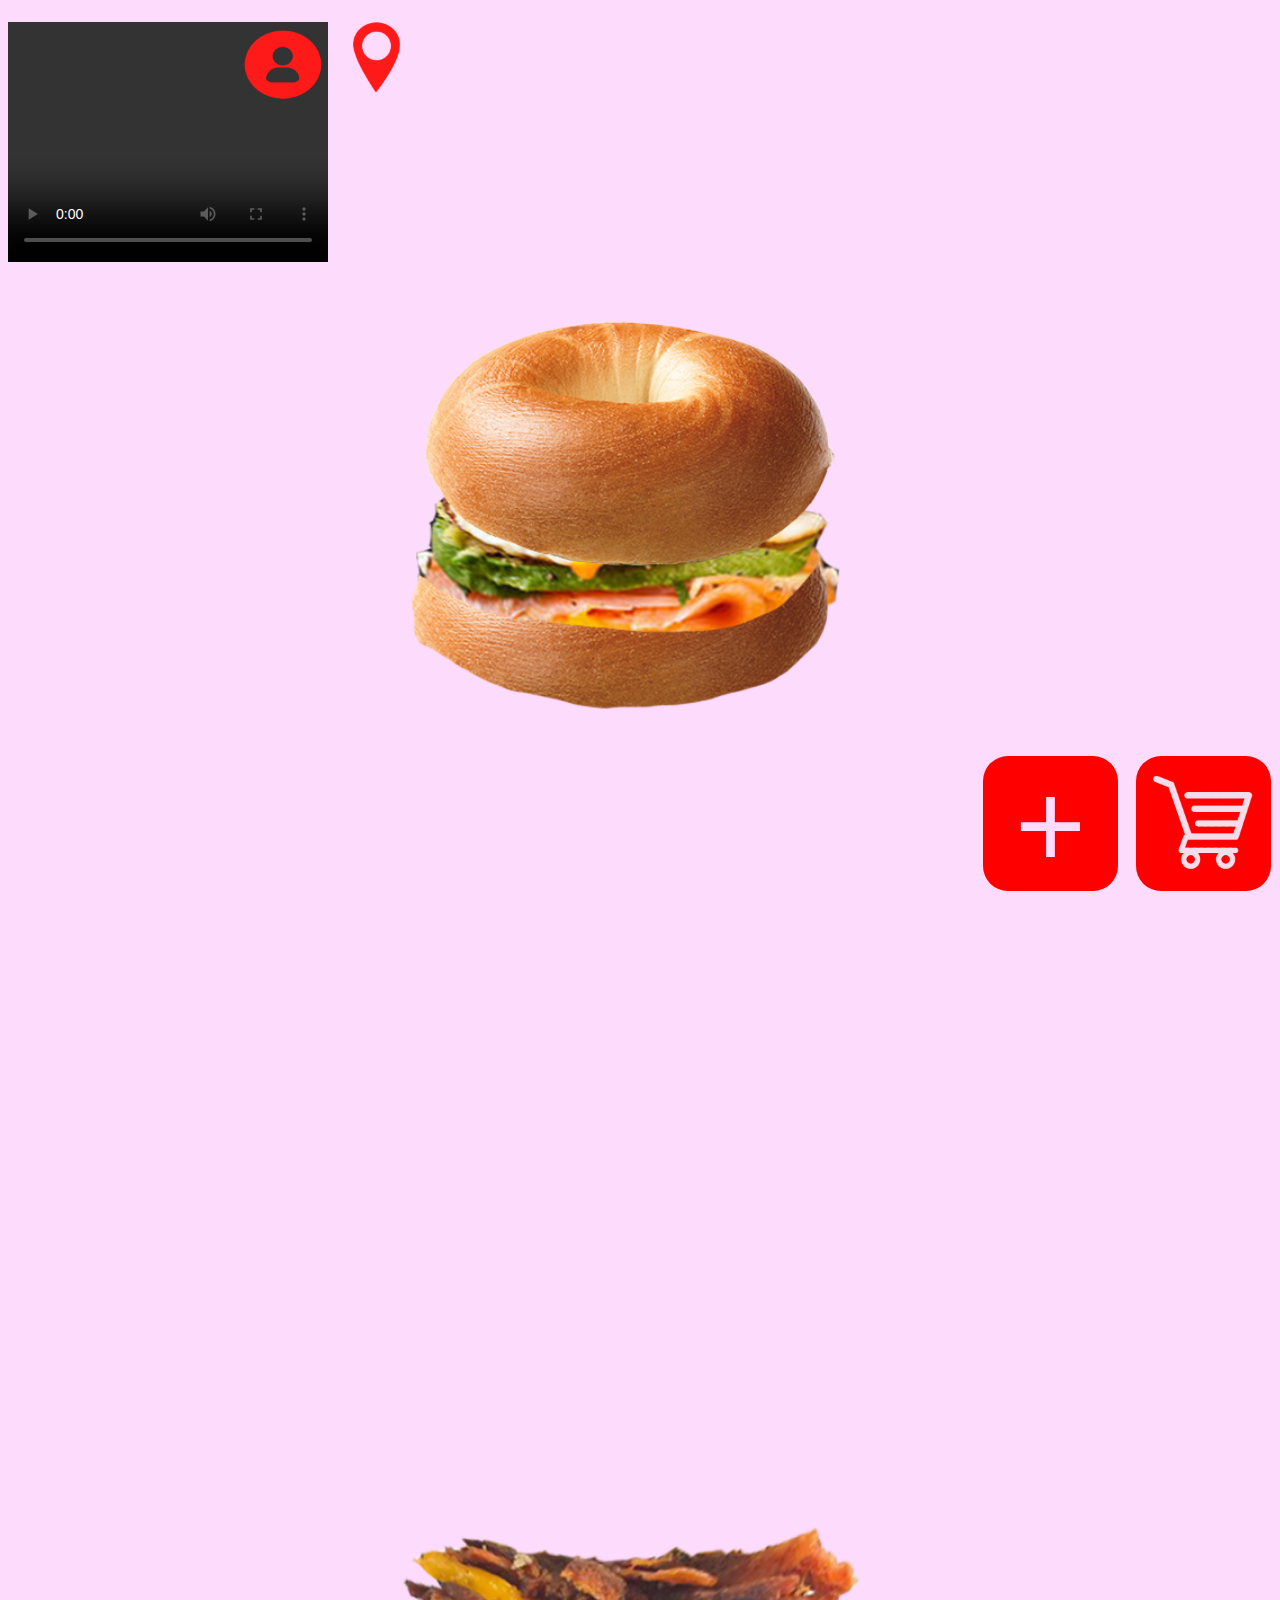
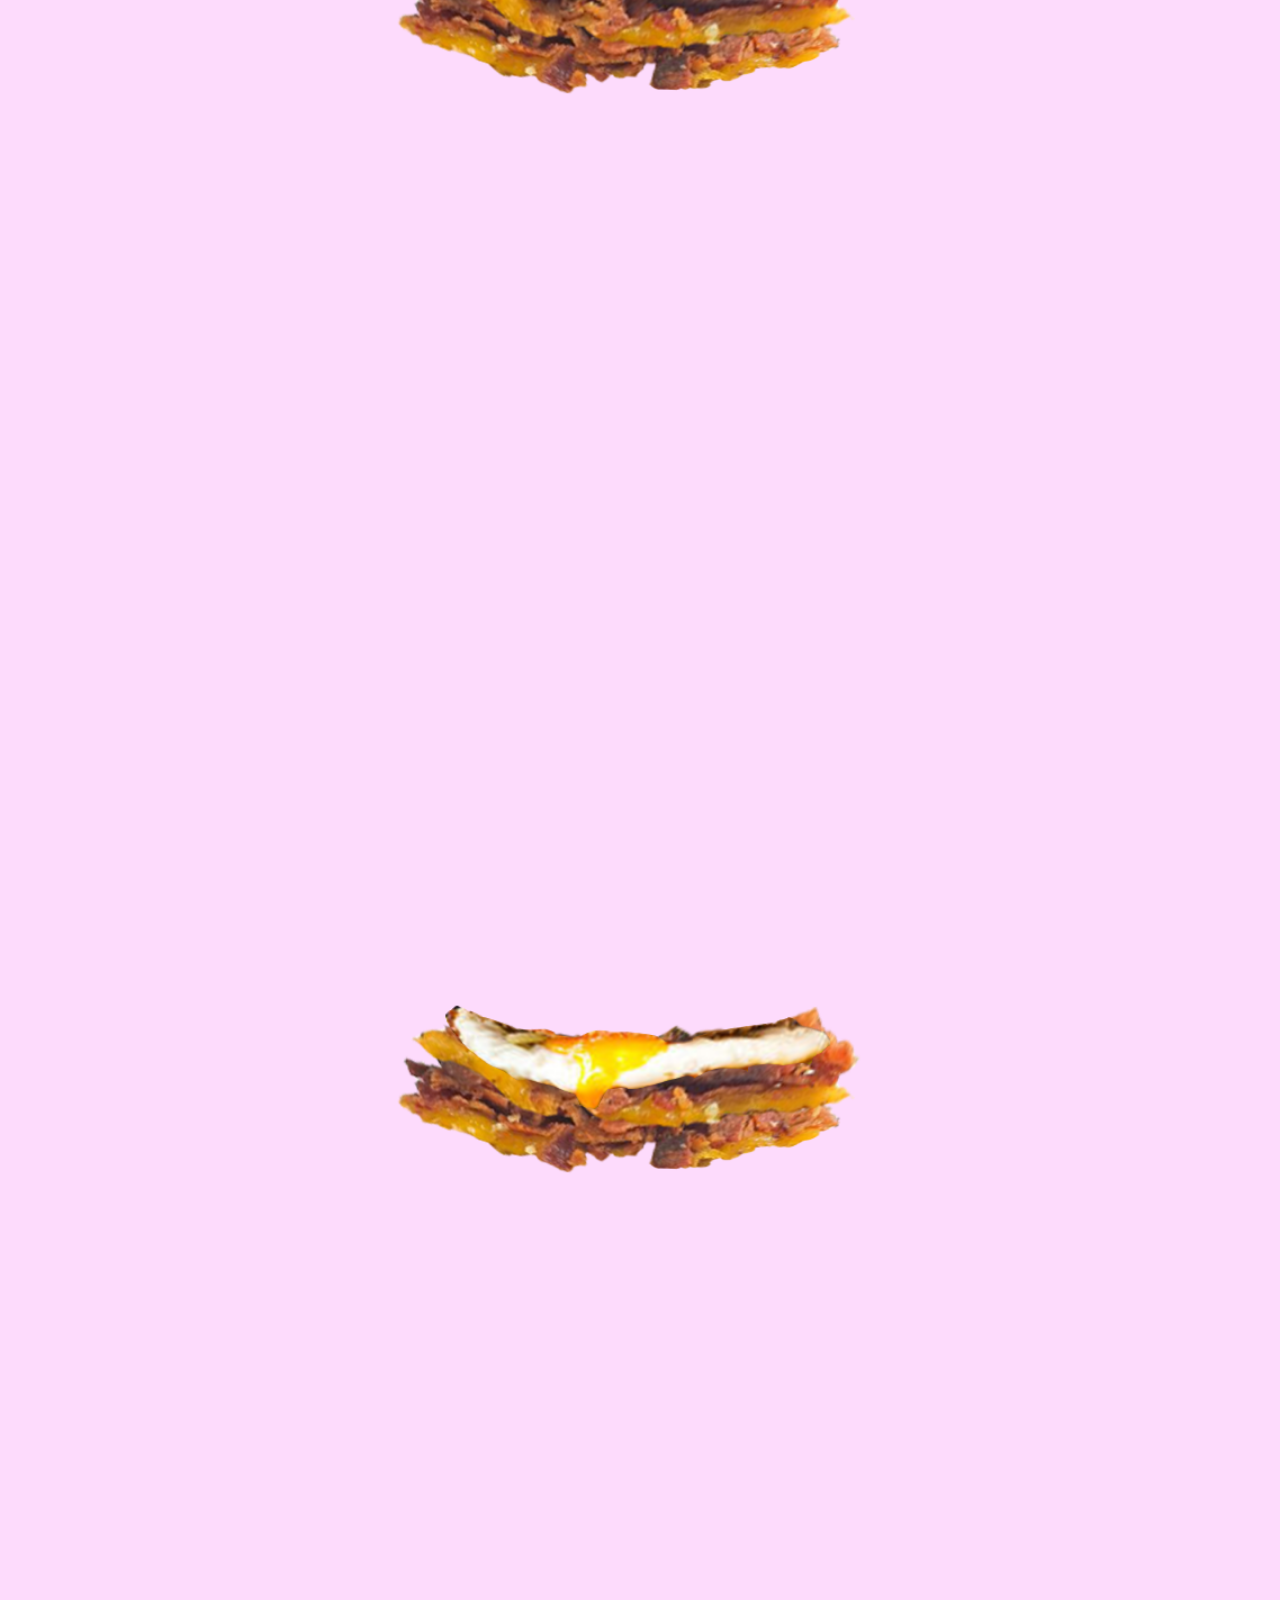
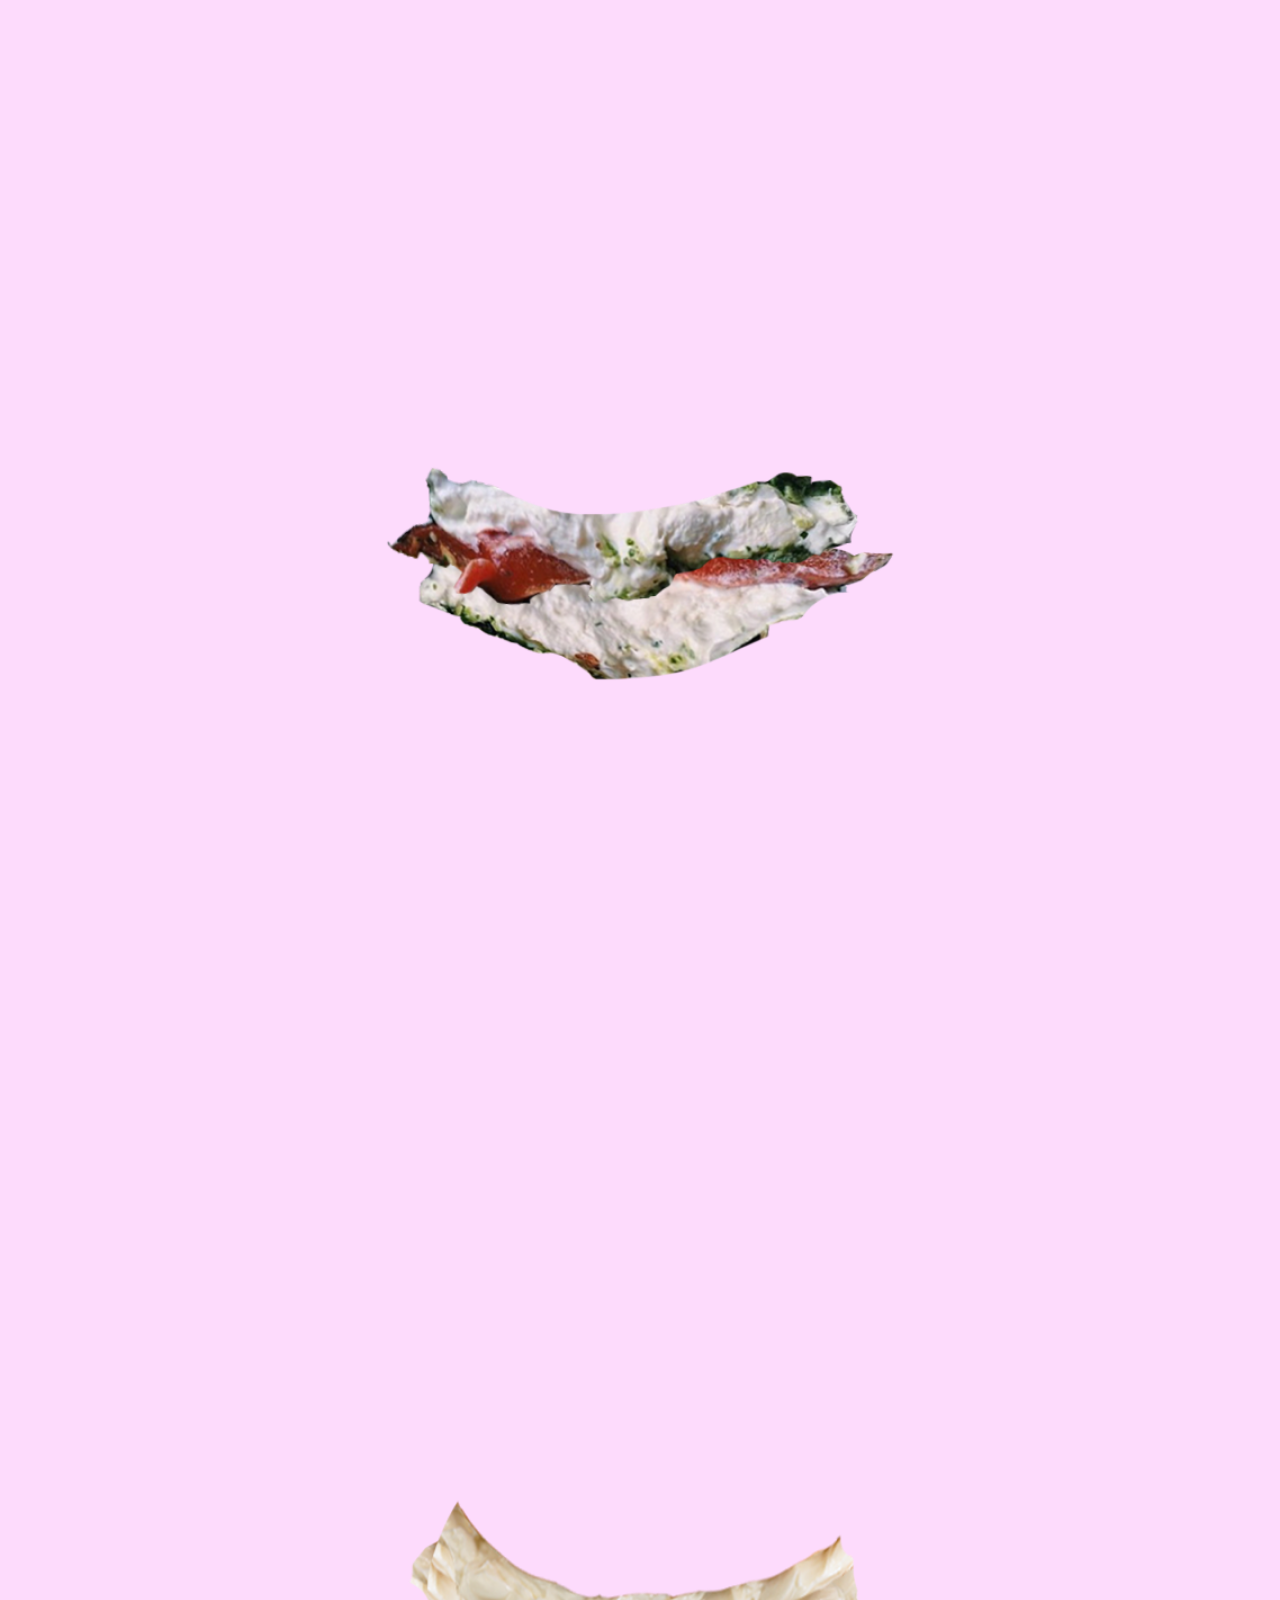
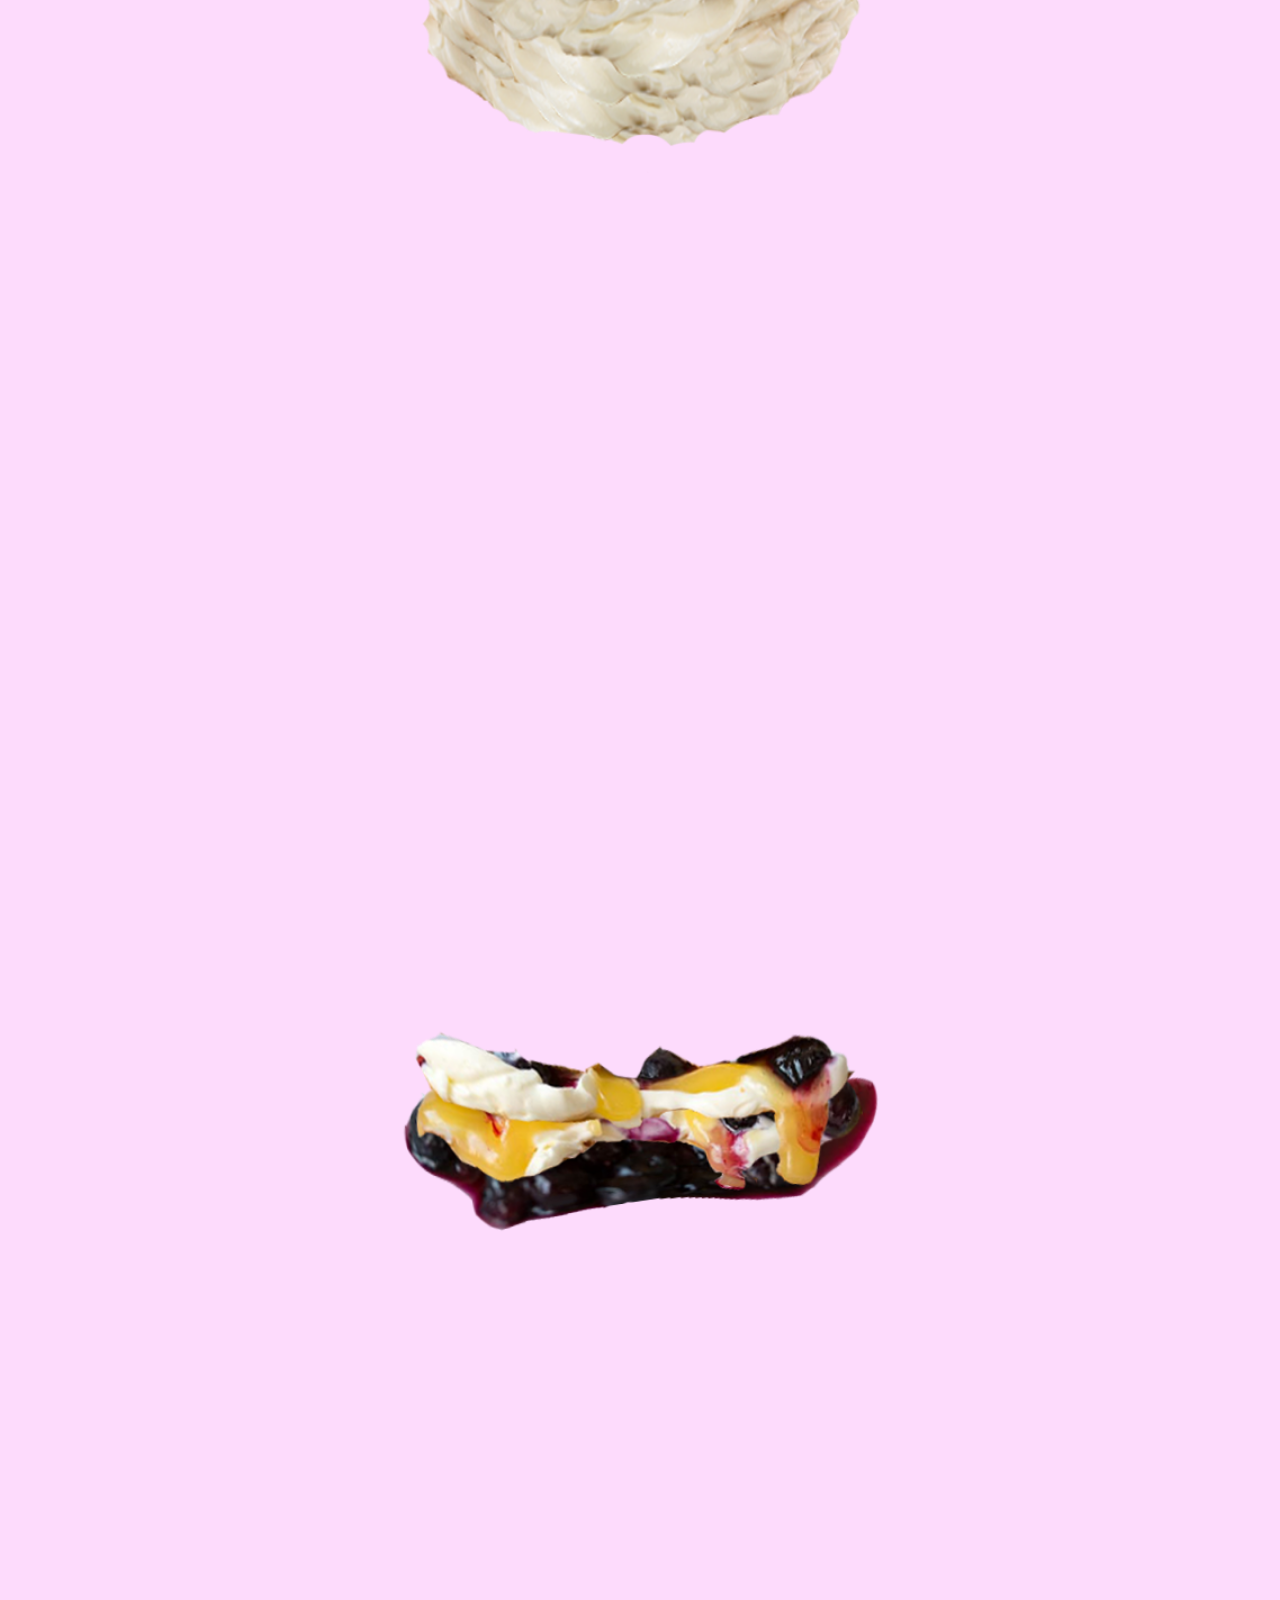
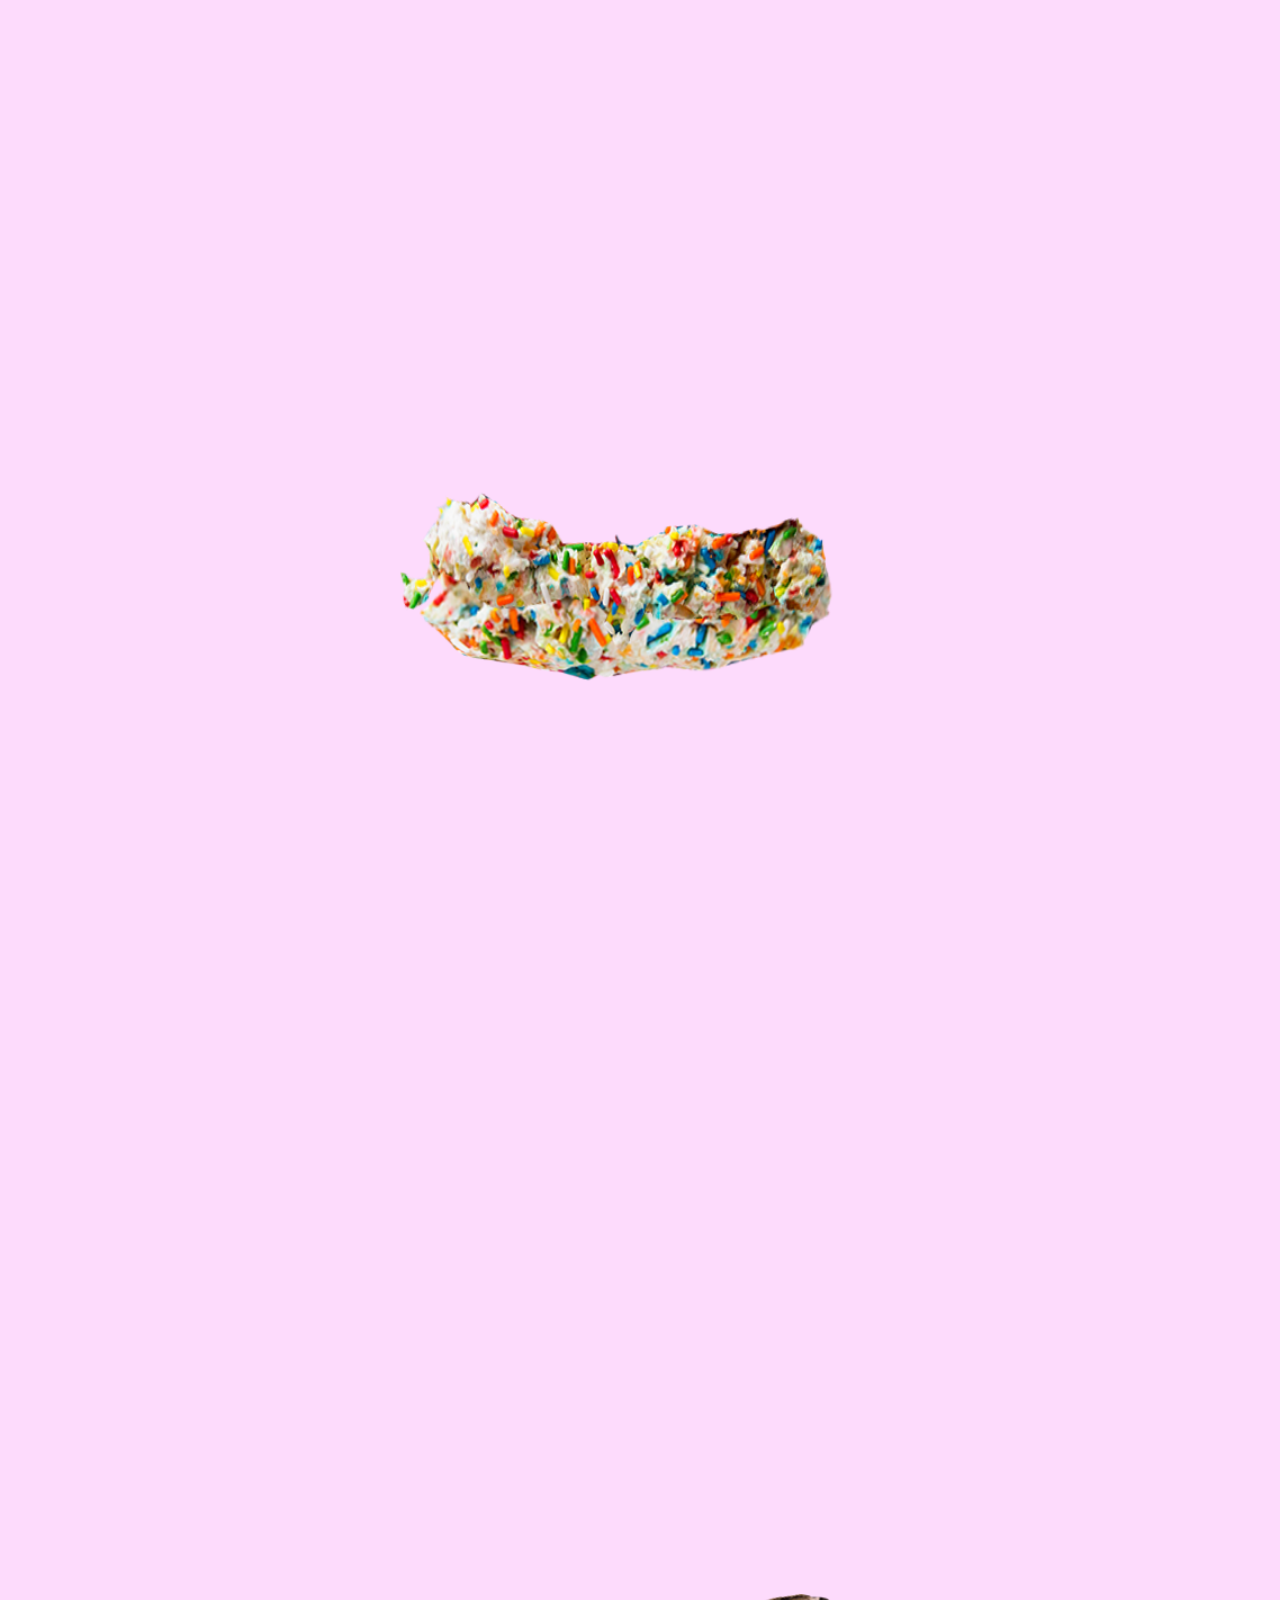
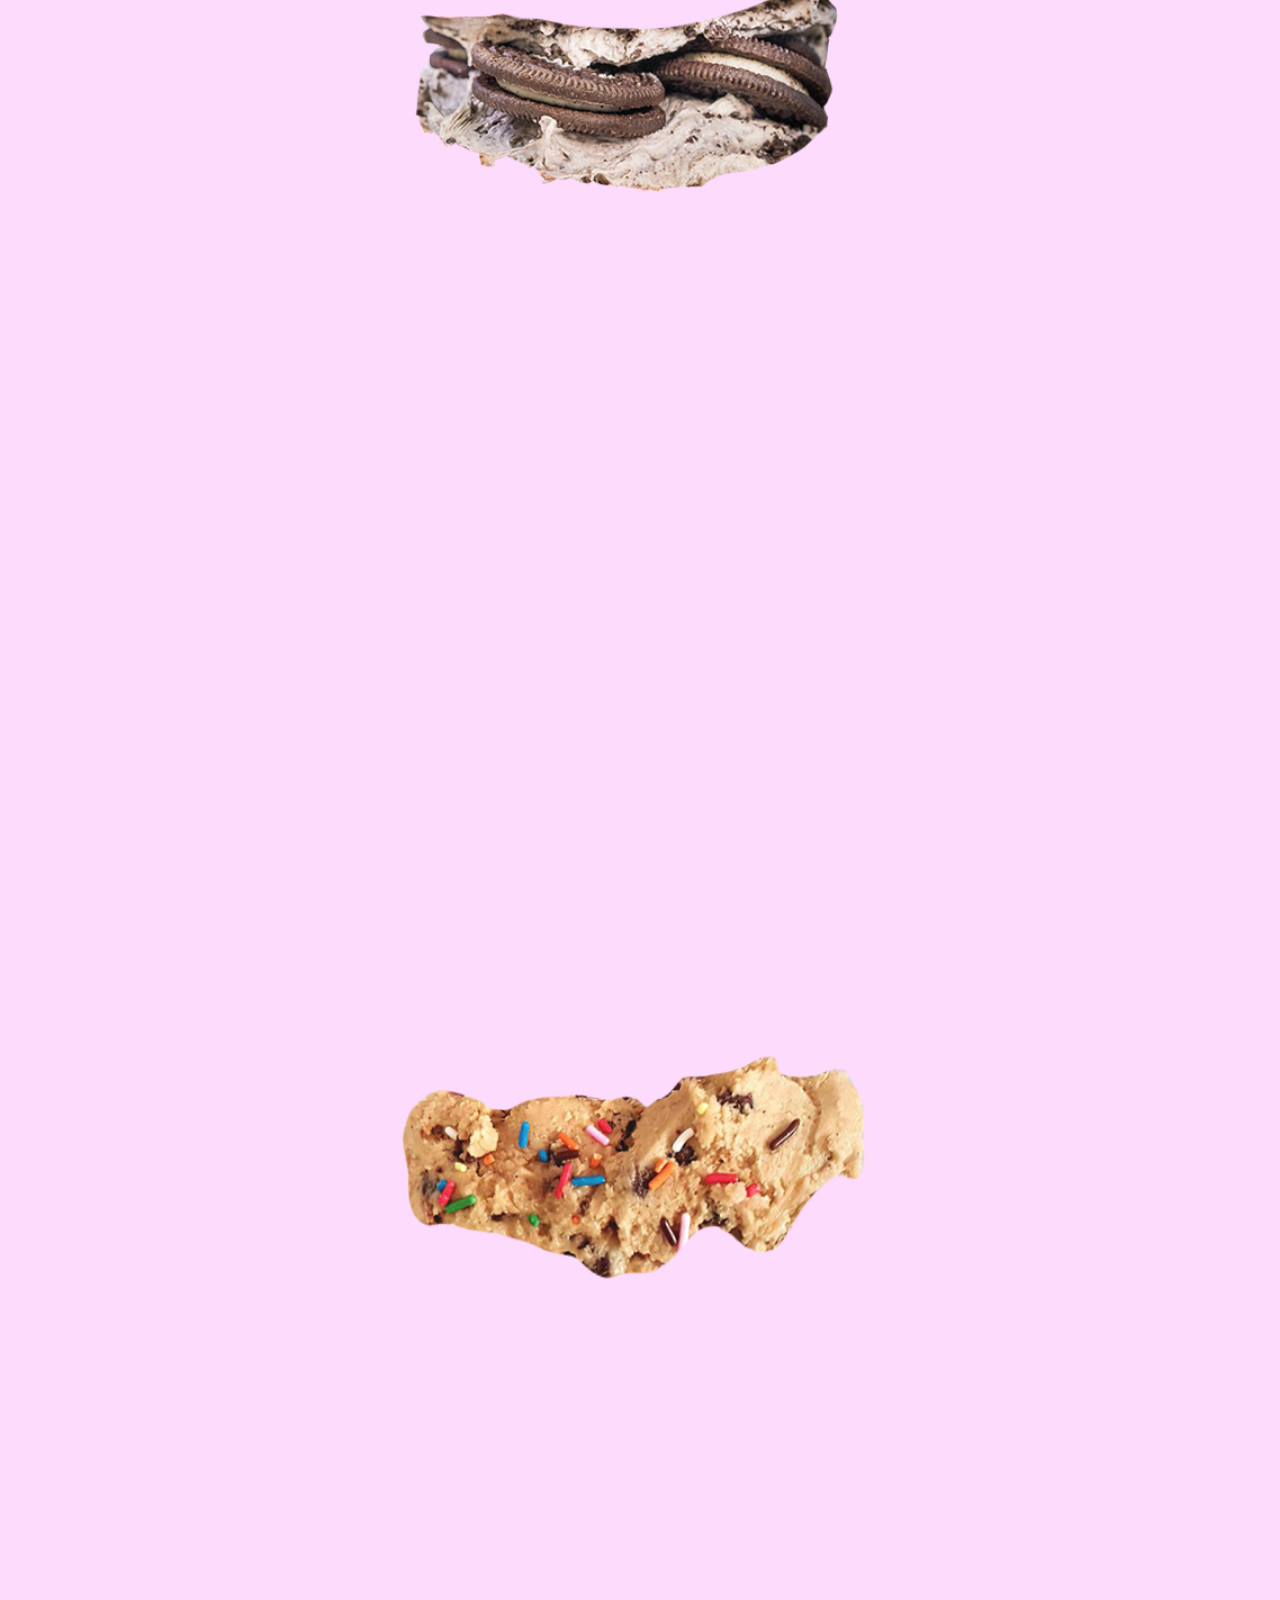
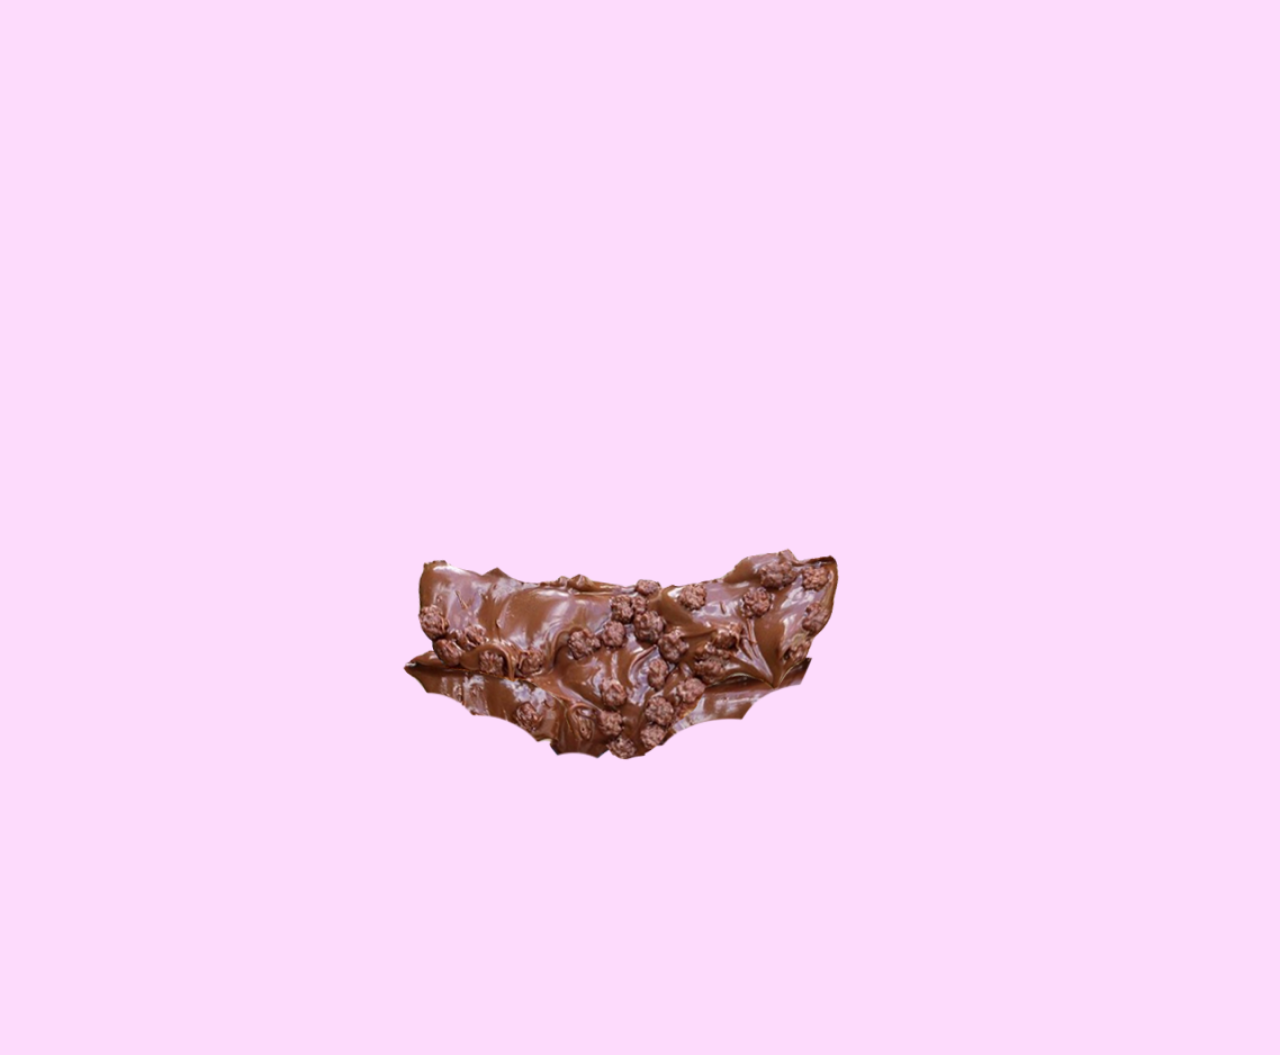
<file: index.html>
<!DOCTYPE html>
<html>
<head>
    <meta charset="utf-8">
    <meta http-equiv="X-UA-Compatible" content="IE=edge">
    <title>Bagel Bonanza</title>
    <meta name="viewport" content="width=device-width, initial-scale=1">
    <link rel="stylesheet" type="text/css" media="screen" href="main.css">
    
</head>
<body> 
        <div class="header">
                <div class="photo">
                    <div class="buttonP">  
                      <button id="snap">Snap Photo</button>
                      <img class="person" src="person.png">
                     </div>
                     <video id="video" width="320" height="240" controls>
                     </video>
                     <canvas id="canvas" width="320" height="240">
                     </canvas>
                 </div>
                 
                 <div class="adress">
                    <img class="location" src="location.png">
                    <button class="buttonL" onclick="getLocation()">
                        get  location
                    </button>
                    <p id="demo"></p>
                 </div>  
            </div>

    <div class="filling">
        <img class="inside" src="salmon.png">
        <img class="inside2" src="bc.png">
        <img class="inside3" src="bec.png">
        <img class="inside4" src="caprese.png">
        <img class="inside5" src="cream-cheese.png">
        <img class="inside6" src="bb-honey.png">
        <img class="inside7" src="funfetti.png">
        <img class="inside8" src="oreo.png">
        <img class="inside9" src="cookie-dough.png">
        <img class="inside1" src="nutella.png">
     </div>
    <div class="bread">
        
       <img class="bagel" src="plain-b.png">
       <img class="bagel" src="poppy-b.png">
       <img class="bagel" src="everything-b.png">
       <img class="bagel" src="chocolate-b.png">
       <img class="bagel" src="rainbow-b.png">
   
       <div class="buttons">
          <button class="w3-button w3-black w3-display-left" onclick="plusDivs(-1, 0)">&#10094;</button>
          <button class="w3-button w3-black w3-display-right" onclick="plusDivs(1, 0)">&#10095;</button>
         </div>
     </div>
     <div  class="footer">

        <a href="checkout.html">
            <div class="order">
            </div>
         </a>
         <div class="add">+
         </div>
     </div>

     <div class="hide">
         <div class="top"></div>
         <div class="bottom"></div>
     </div>
     <script src="jquery-3.3.1.min.js"></script>
     <script src="main.js"></script>
</body>
</html>
</file>
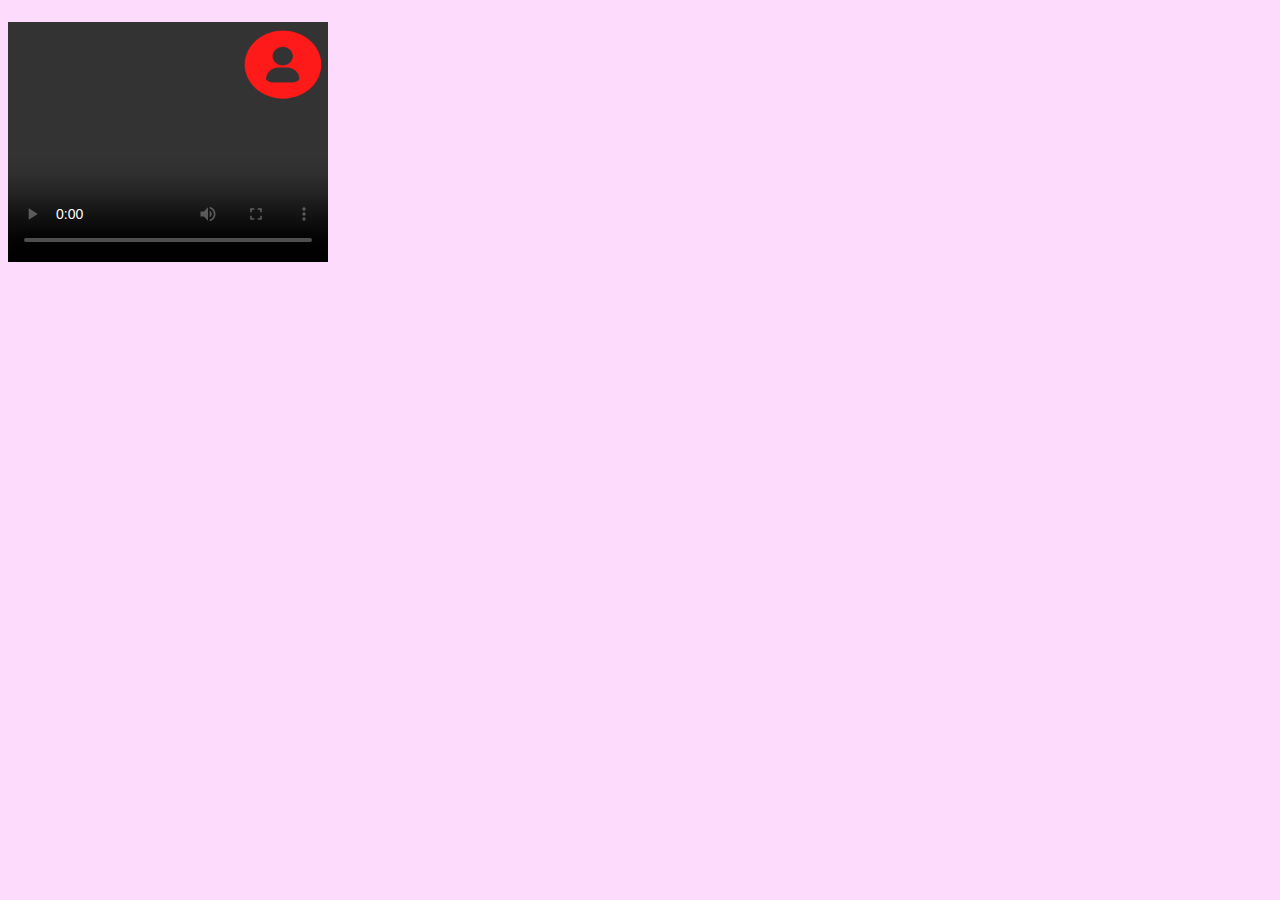
<file: rock-2/index.html>
<!DOCTYPE html>
<html>
<head>
    <meta charset="utf-8">
    <meta http-equiv="X-UA-Compatible" content="IE=edge">
    <title>Bagel Bonanza</title>
    <meta name="viewport" content="width=device-width, initial-scale=1">
    <link rel="stylesheet" type="text/css" media="screen" href="main.css">
    
</head>
<body> 
    <div class="header">
<div class="photo">
    <div class="buttonP">  
    <img class="person" src="person.png">
    <button id="snap">Snap Photo</button>
    </div>
     <video id="video" width="320" height="240" controls></video>
     <canvas id="canvas" width="320" height="240"></canvas>
     </div>
 </div>
  </div>
<script src="jquery-3.3.1.min.js"></script>
<script src="main.js"></script>
</body>
</html>
</file>
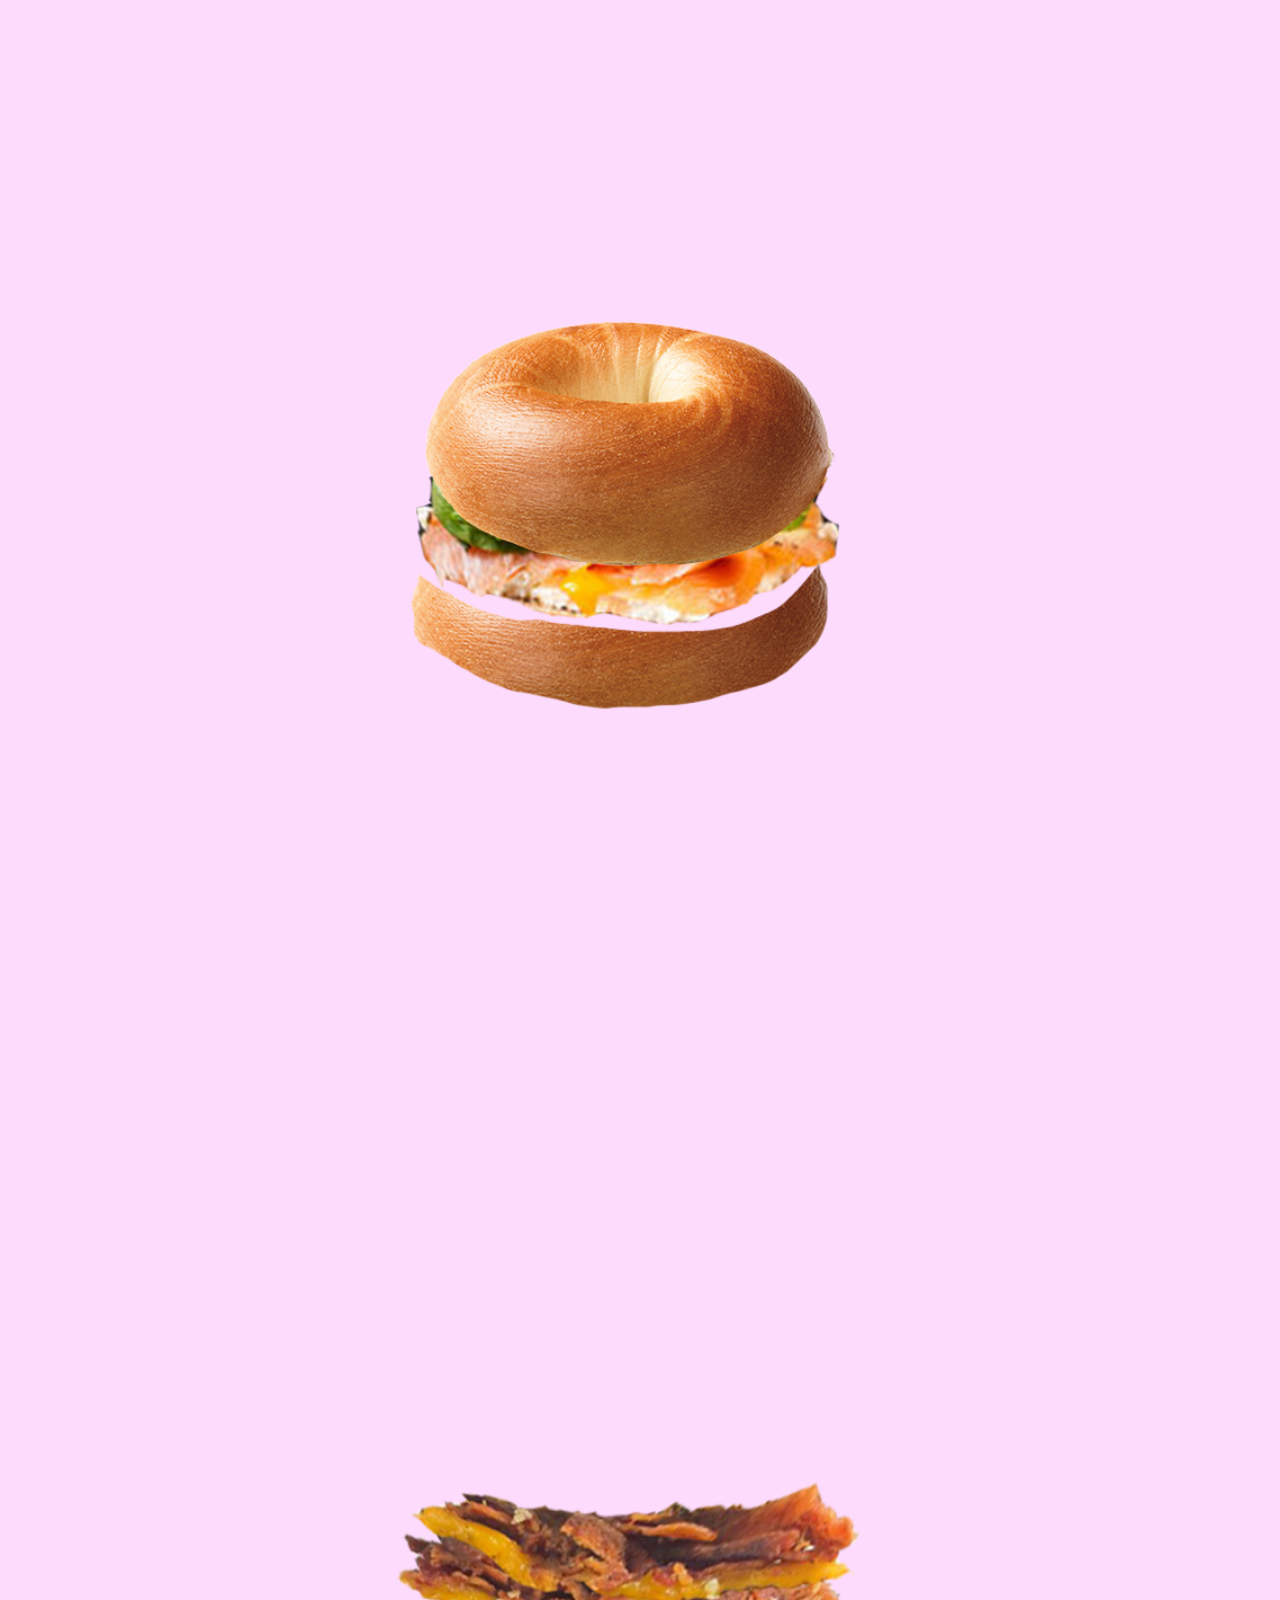
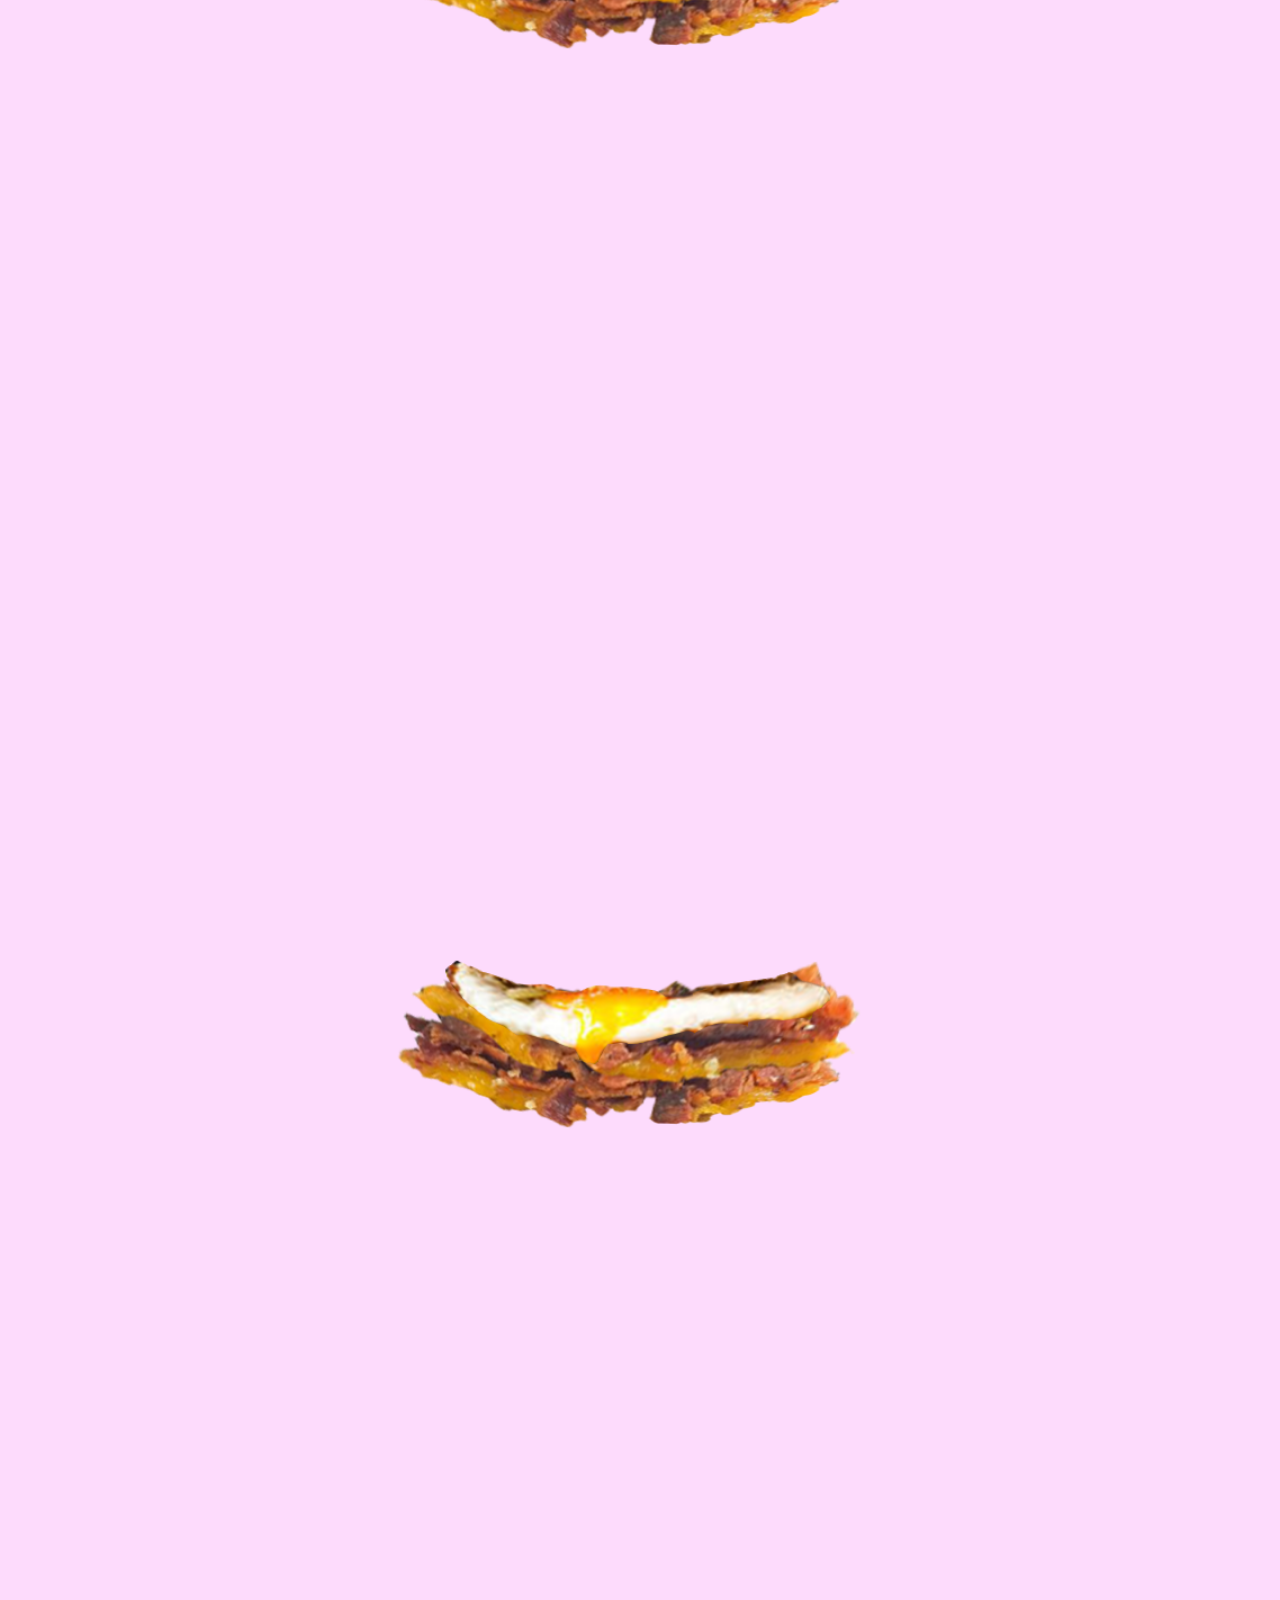
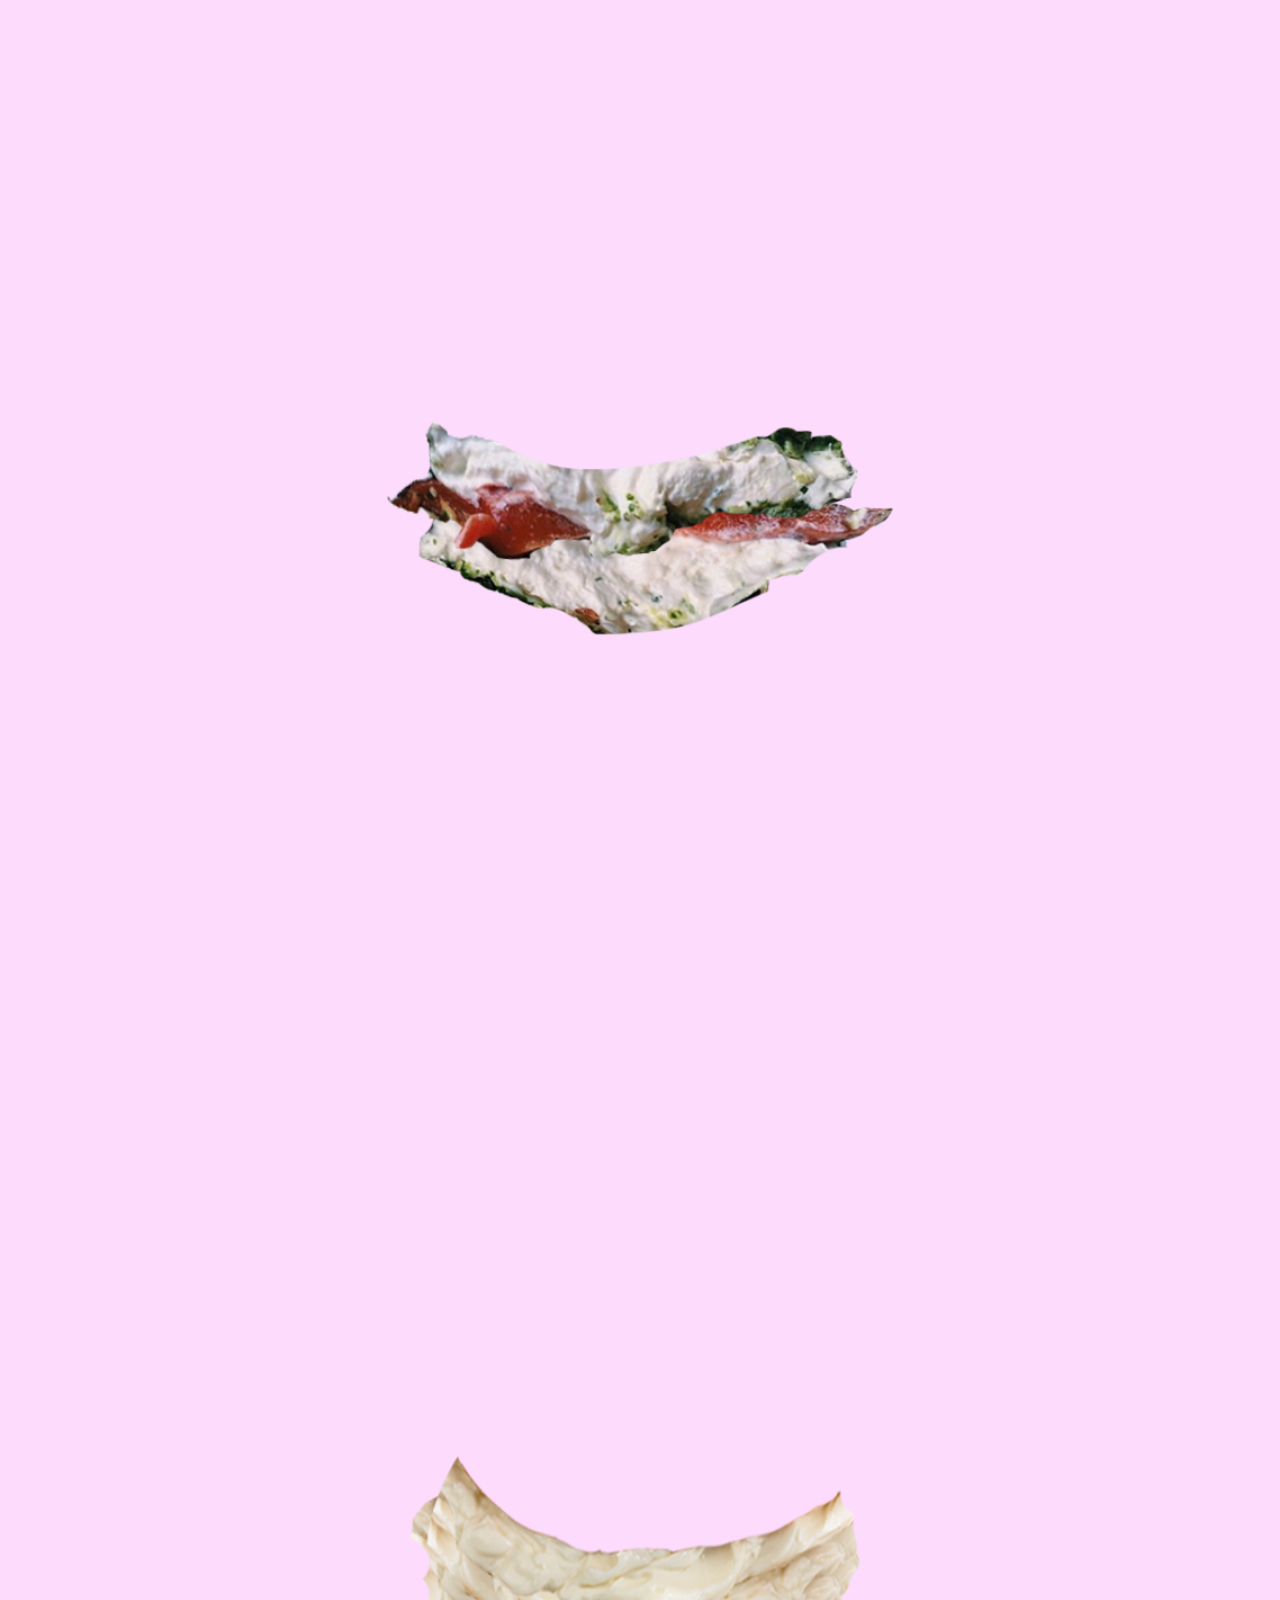
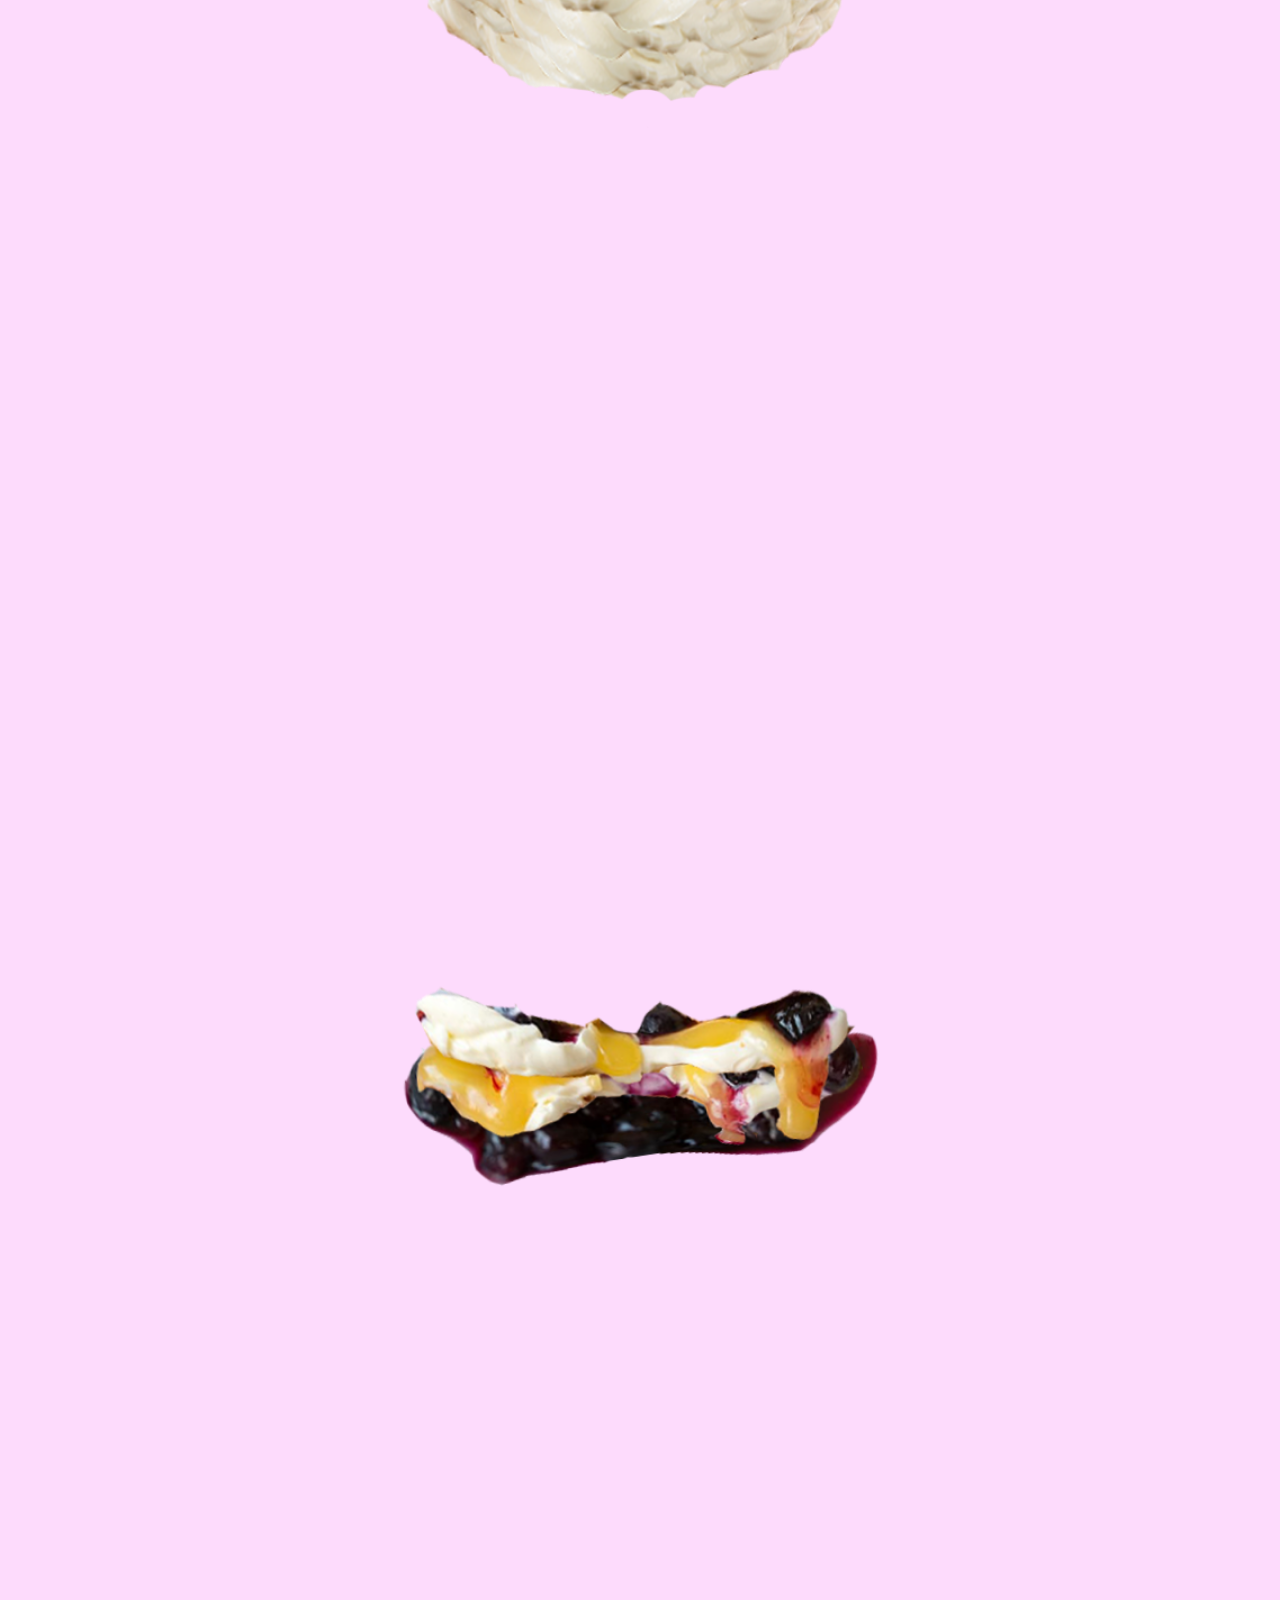
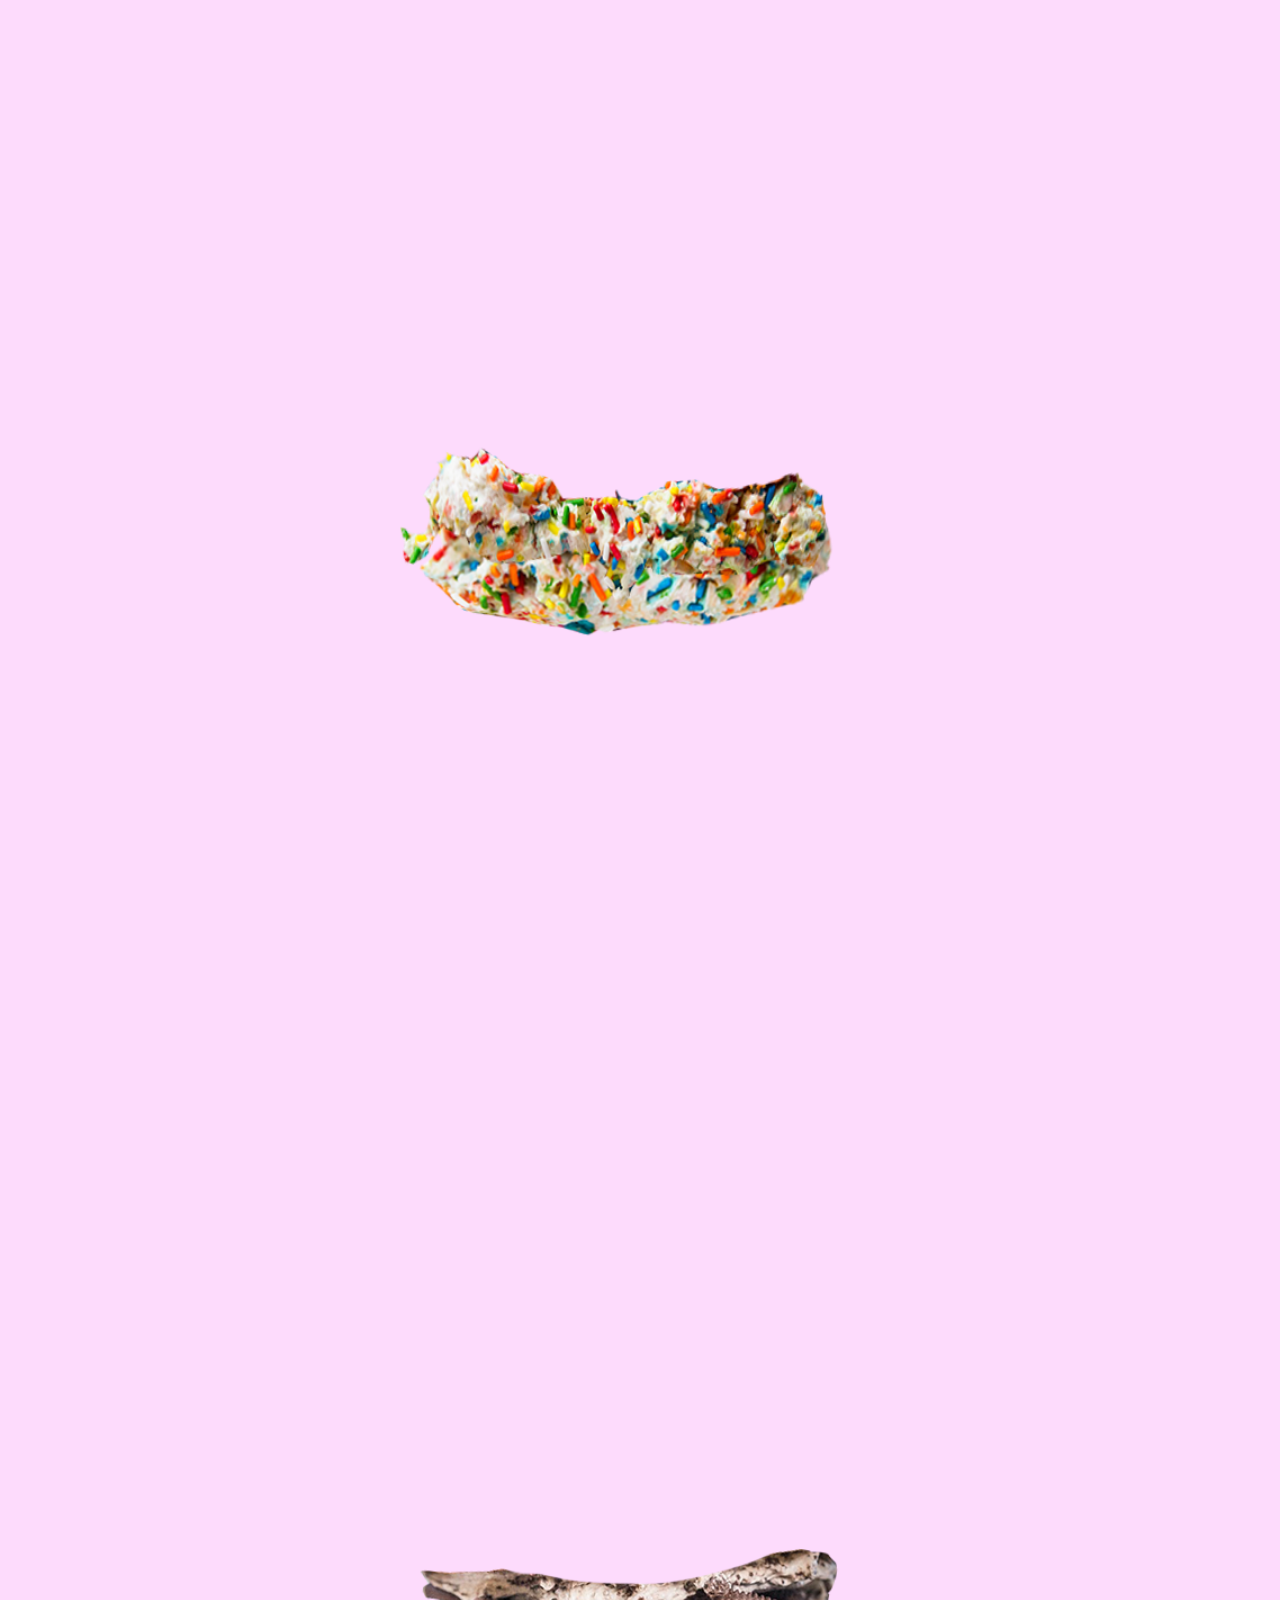
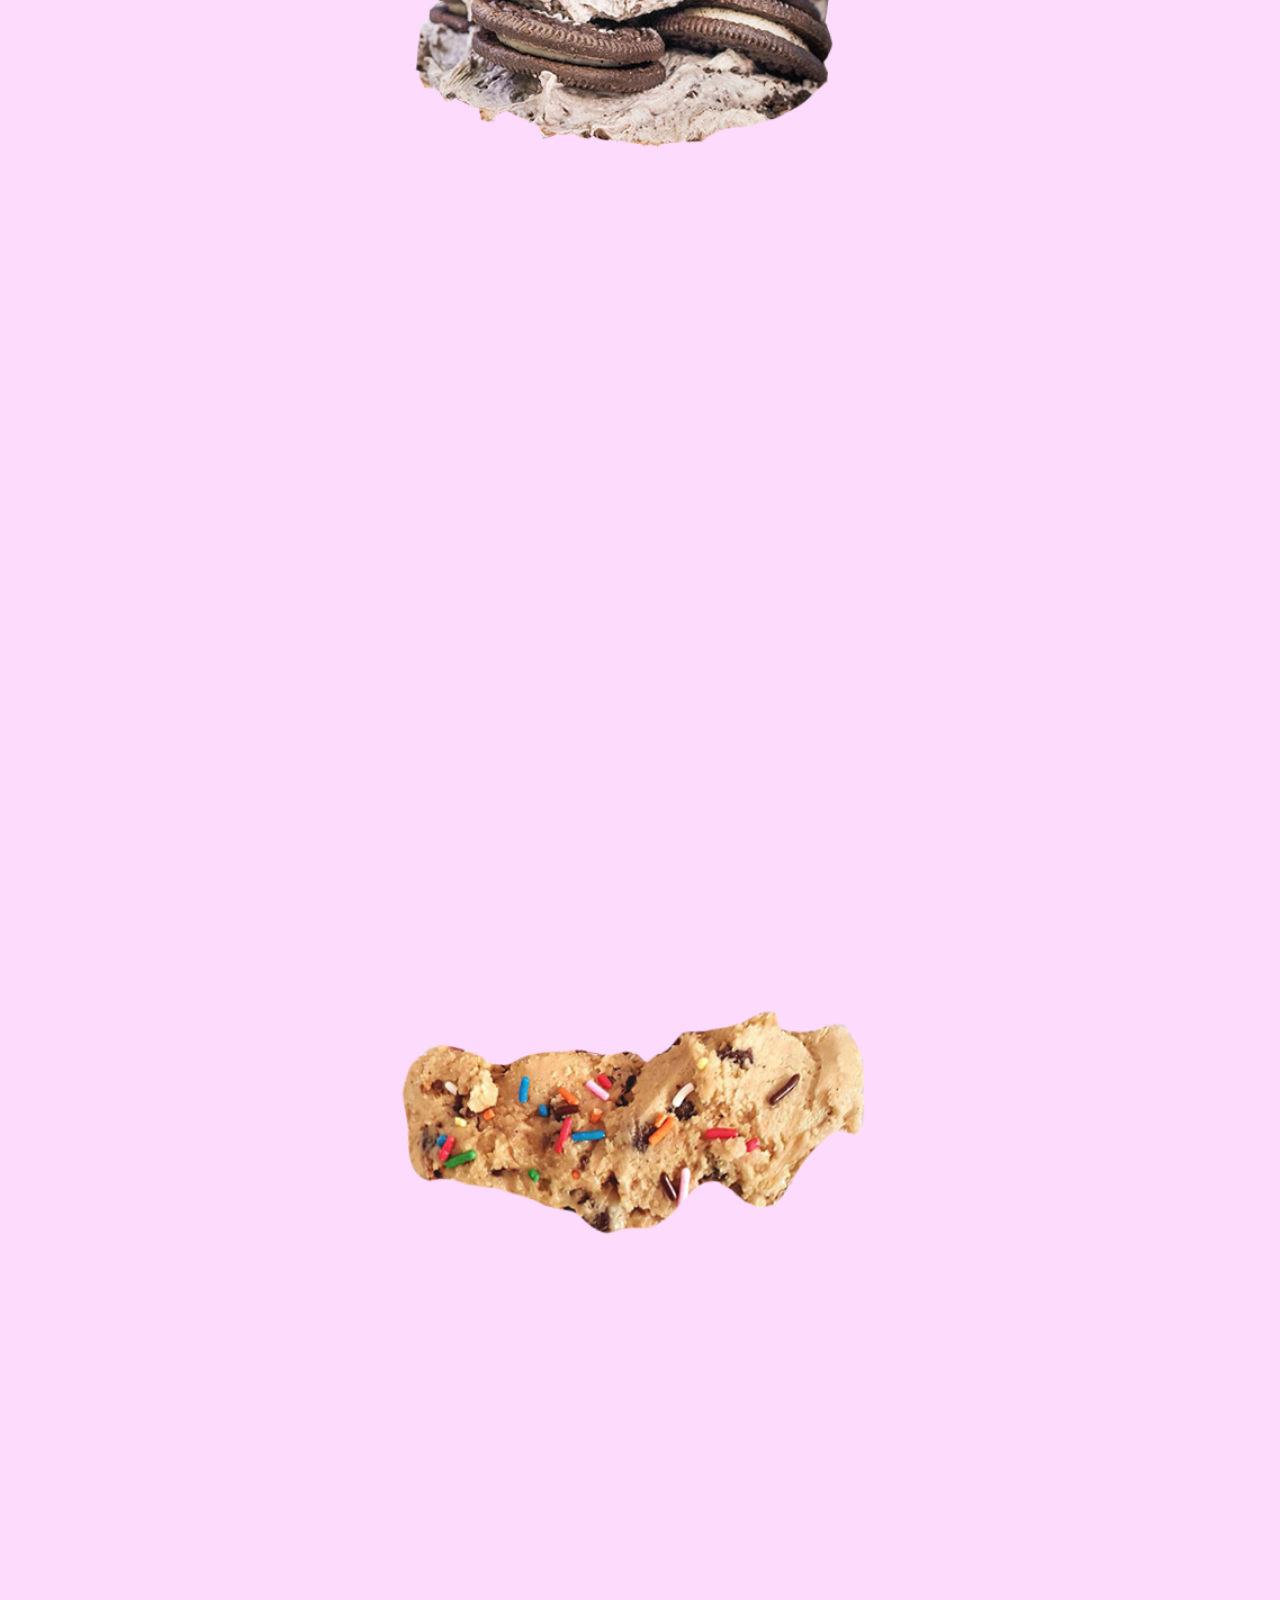
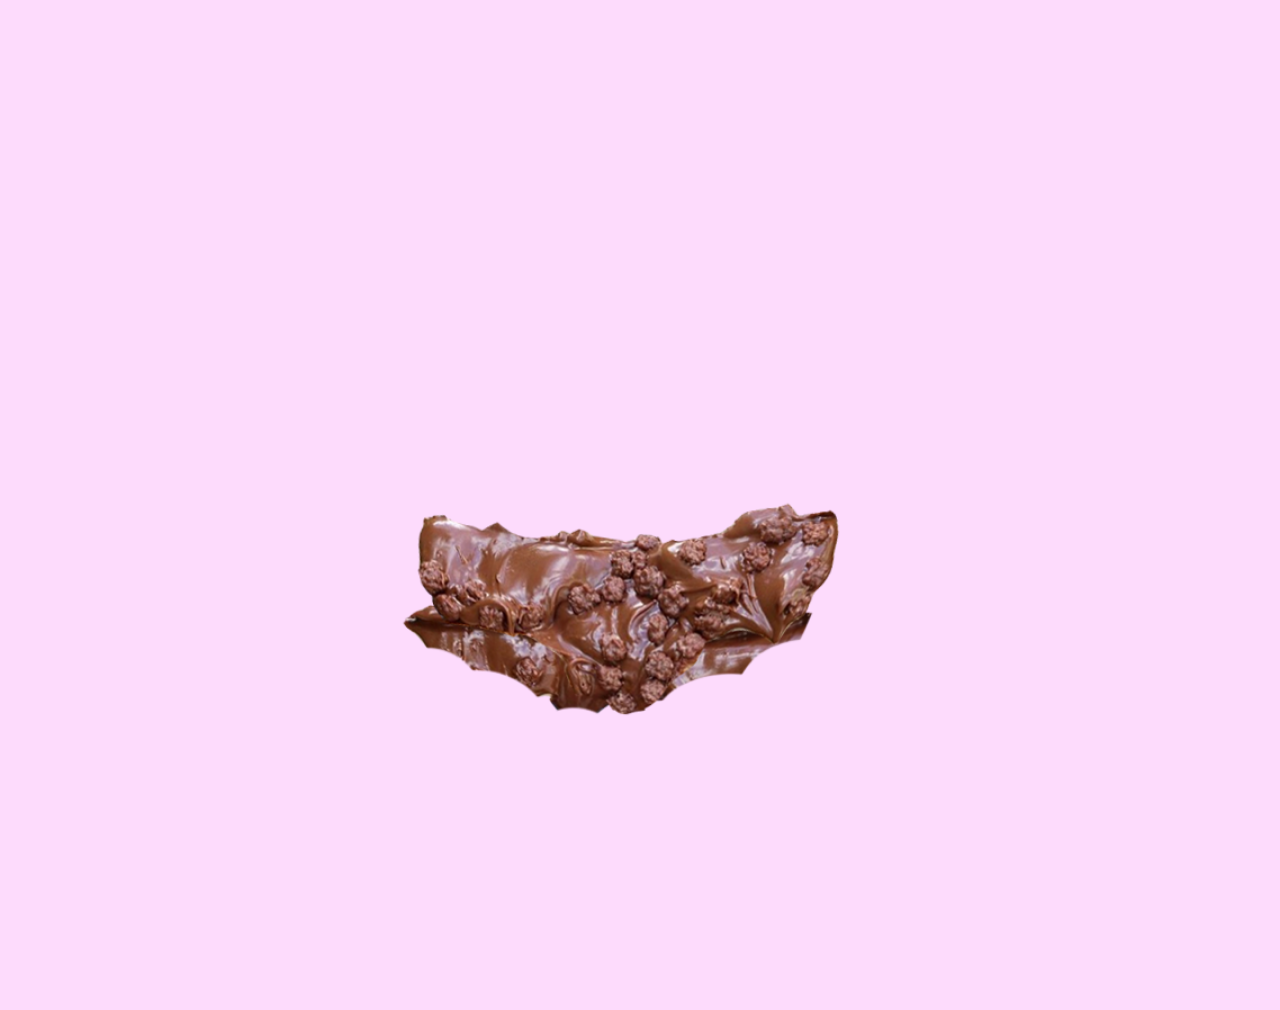
<file: rock-4/index.html>
<!DOCTYPE html>
<html>
<head>
    <meta charset="utf-8">
    <meta http-equiv="X-UA-Compatible" content="IE=edge">
    <title>Bagel Bonanza</title>
    <meta name="viewport" content="width=device-width, initial-scale=1">
    <link rel="stylesheet" type="text/css" media="screen" href="main.css">
    
</head>
<body> 
    <div class="filling">
        <img class="inside" src="salmon.png">
        <img class="inside2" src="bc.png">
        <img class="inside3" src="bec.png">
        <img class="inside4" src="caprese.png">
        <img class="inside5" src="cream-cheese.png">
        <img class="inside6" src="bb-honey.png">
        <img class="inside7" src="funfetti.png">
        <img class="inside8" src="oreo.png">
        <img class="inside9" src="cookie-dough.png">
        <img class="inside1" src="nutella.png">
 </div>
    <div class="bread">
        
   <img class="bagel" src="plain-b.png">
   <img class="bagel" src="poppy-b.png">
   <img class="bagel" src="everything-b.png">
   <img class="bagel" src="chocolate-b.png">
   <img class="bagel" src="rainbow-b.png">
   
  <div class="buttons">
   <button class="w3-button w3-black w3-display-left" onclick="plusDivs(-1, 0)">&#10094;</button>
   <button class="w3-button w3-black w3-display-right" onclick="plusDivs(1, 0)">&#10095;</button>
</div>
</div>


<script src="jquery-3.3.1.min.js"></script>
<script src="main.js"></script>
</body>
</html>
</file>
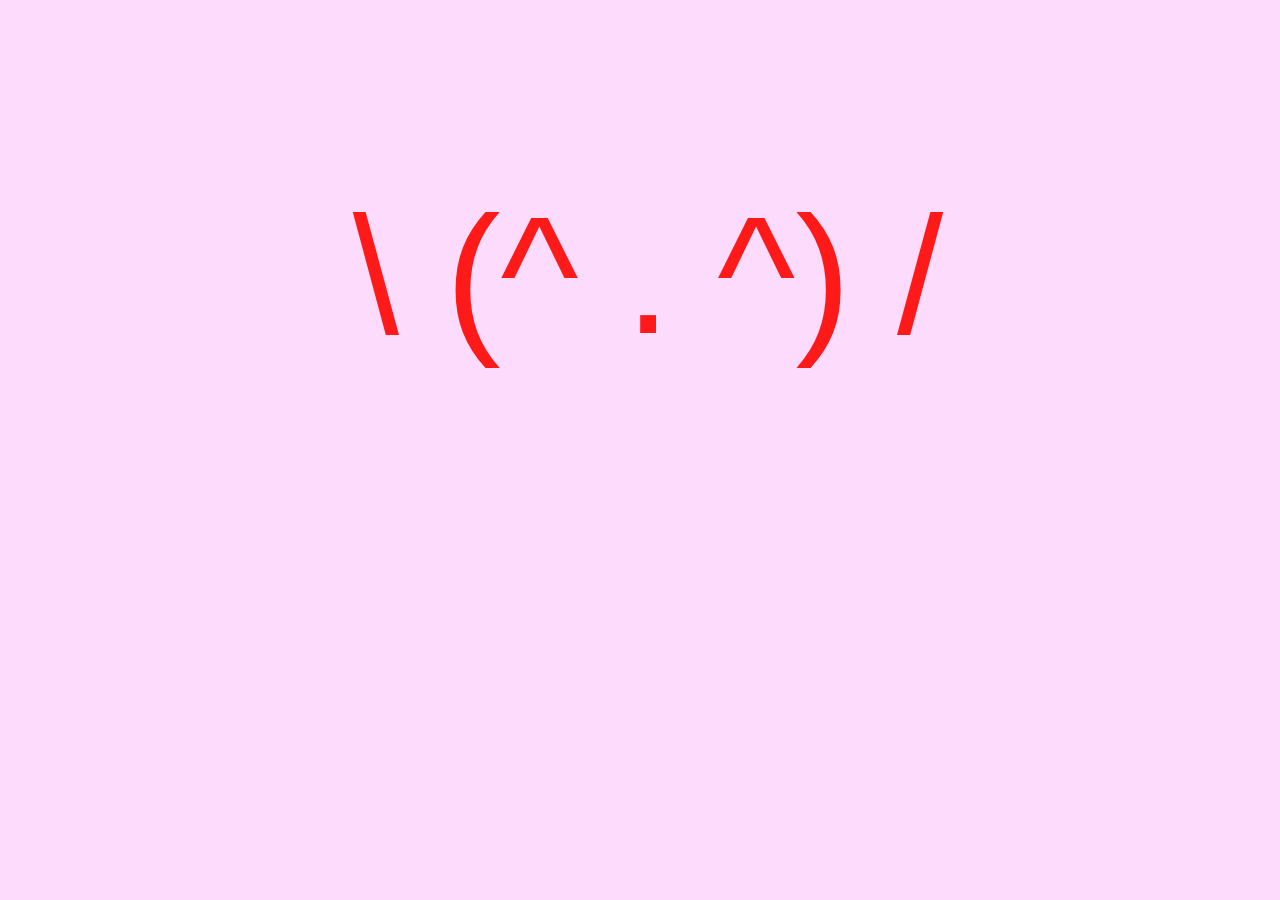
<file: checkout.html>
<!DOCTYPE html>
<html>
<head>
    <meta charset="utf-8">
    <meta http-equiv="X-UA-Compatible" content="IE=edge">
    <title>Checkout</title>
    <meta name="viewport" content="width=device-width, initial-scale=1">
    <link rel="stylesheet" type="text/css" media="screen" href="main.css">
    <script src="main.js"></script>
</head>
<body>
    <div class="smiley">
        \ (^ 
        <a class="mouth" href="index.html">.
        </a>
         ^) /</div>

</body>
</html>
</file>
<file: main.css>
body {
    background-color: #FDDBFC;
    width: 100%;
    height: 100%;
    font-family: Arial, Helvetica, sans-serif;
    color: #FF1A1A;
}
.bread{
    height: 60vh;
    width: 60vh;
    position: fixed;
    margin: auto;
    left: 0;
    right: 0;
    top: 30vh;
    z-index: 3;
}
img {
    width: auto;
    height: 100%;
    max-width: 100%;
}
.inside {
    margin: 0;
    position: relative;
    width: 60vh;
    height: 50vh;
    opacity: 1;
    display: block;
  }
  
.inside1 {
    margin: 0;
    position: relative;
    width: 60vh;
    height: auto;
    padding-top: 60vh;
    opacity: 1;
    display: block;
  }
  .inside2 {
    margin: 0;
    position: relative;
    width: 60vh;
    height: auto;
    padding-top: 60vh;
    opacity: 1;
    display: block;
  }
  .inside3{
    margin: 0;
    position: relative;
    width: 60vh;
    height: auto;
    padding-top: 60vh;
    opacity: 1;
    display: block;
  }
  .inside4 {
    margin: 0;
    position: relative;
    width: 60vh;
    height: auto;
    padding-top: 60vh;
    opacity: 1;
    display: block;
  }
  .inside5 {
    margin: 0;
    position: relative;
    width: 60vh;
    height: auto;
    padding-top: 60vh;
    opacity: 1;
    display: block;
  }
  .inside6 {
    margin: 0;
    position: relative;
    width: 60vh;
    height: auto;
    padding-top: 60vh;
    opacity: 1;
    display: block;
  }
  .inside7 {
    margin: 0;
    position: relative;
    width: 60vh;
    height: auto;
    padding-top: 60vh;
    opacity: 1;
    display: block;
  }
  .inside8 {
    margin: 0;
    position: relative;
    width: 60vh;
    height: auto;
    padding-top: 60vh;
    opacity: 1;
    display: block;
  }
  .inside9 {
    margin: 0;
    position: relative;
    width: 60vh;
    height: auto;
    padding-top: 60vh;
    opacity: 1;
    display: block;
  }
.filling {
    width: 60vh;
    position: absolute;
    margin: auto;
    left: 0;
    right: 0;
    top: 35vh;
    padding-bottom: 20vh;
    opacity: 1;
    z-index:1;
}
.w3-button {
 height:60vh;
 width: 29vh;
 opacity: 0 ;
}
.buttons {
 height: 60vh;
 width: 60vh;
 position:  absolute;
 margin: auto;
 left: 0;
 right: 0;
 top: 0;
}
.w3-button:hover {
    opacity: 0.2;
}
.person {
    position: absolute;
    top:0;
    z-index: 2 ;
    width: 10vh;
    height: 10vh;
    padding: 0;
}
.buttonP {
    width: 10vh;
    height: 10vh;
    position: absolute;
    top: 0px ;
    left: 230px; 
    z-index: 5 ;
}
#video {
    position: absolute;
    top:0;
    left: 0;  
    z-index: 1 ;
}
#canvas {
    position: absolute;
    top:0;
    left: 0;  
    z-index: 4 ;
    padding: 0;
}
#snap {   
    position: absolute;
    top:0;
    z-index: 4 ;
    width: 10vh;
    height: 10vh;
    opacity: 0 ;
}
.photo {
  display: inline-block;
  position: relative;
  top:  0;
  left:  0;
}
.location {
    width: auto;
    height: 90px ;
    z-index: 1 ;
}
.buttonL {
    width: 90px;
    height: 90px ;
    position: absolute;
    top: 0;
    left: 0;
    opacity: 0 ;
    z-index: 2 ;
}
.adress {
    display: inline-block;
    position: relative;
    top:  15px;
    left:  335px;
    float: left;
    width: 120px;
    position: fixed;
}
.header {
    z-index: 6;
    position: fixed;
}
.order{
  width: 15vh;
  height: 15vh;
  display: inline-block;
  float: right;
  margin: 1vh;
  background-color:red;
  border-radius: 25px;
  z-index: 2;
  background-image: url(cart.png);
  background-size: 15vh;
}
.add{
  display: inline-block;
  float: right;
  margin: 1vh;
  width: 15vh;
  height: 15vh;
  background-color:red;
  border-radius: 25px;
  z-index: 2;
  text-align: center;
  color: #FDDBFC;
  font-size: 13.5vh;
}
.footer{
  width: 60vh;
  height: 15vh;
  position: fixed;
  margin: auto;
  right: 0;
  bottom: 2vh;
  z-index: 4;
}
.smiley {
  font-size: 13vw;
  width: 50vw;
  margin: auto;
  text-align: center;
  margin-top: 20vh;
}
.mouth {
  text-align: center;
  font-size: 13vw;
  text-decoration:  none;
  color: #FF1A1A;
  animation-name: zoom;
  animation-duration: 1s;
  animation-iteration-count: infinite;
  animation-direction: alternate;
}

@keyframes zoom{
  from {font-size: 13vw;}
to {font-size: 18vw;}
}

.hide {
  height: 100vh;
  width:60vh;
  position: fixed;
  margin: auto;
  top:0;
  left: 0;
  right: 0;
  z-index: 2;
}

.top{
  background-color: #FDDBFC;
  height: 50vh;
  width: 60vh;
  position: relative;
  top: 0;
}
.bottom {
  background-color: #FDDBFC;
  height: 29vh;
  width: 60vh;
  position: absolute;
  bottom: 0;
}
.cart{
  background-color: black;
  opacity: 0.5;
  width: 20vh;
  height: 15vh;
  position: absolute;
  top: 0;
  
}
</file>
<file: rock-2/main.css>
body {
    background-color: #FDDBFC;
    width: 100%;
    height: 100%;
    font-family: Arial, Helvetica, sans-serif;
    color: #FF1A1A;
}
.person {
    position: absolute;
    top: 0px ;
    left: 230px;  
    z-index: 3 ;
    width: 10vh;
    height: 10vh;
}
#video {
    position: absolute;
    top:0;
    left: 0;  
    z-index: 1 ;
}
#canvas {
    position: absolute;
    top:0;
    left: 0;  
    z-index: 2 ;
}
#snap {
    position: absolute;
    top: 0px ;
    left: 230px;    
    z-index: 4 ;
    width: 10vh;
    height: 10vh;
    opacity: 0 ;
}
.photo {
  display: inline-block;
  position: relative;
  top:  0;
  left:  0;
  width: 240px;
}
</file>
<file: rock-4/main.css>
body {
    background-color: #FDDBFC;
    width: 100%;
    height: 100%;
}
.bread{
    height: 60vh;
    width: 60vh;
    position: fixed;
    margin: auto;
    left: 0;
    right: 0;
    top: 30vh;
}
img {
    width: auto;
    height: 100%;
    max-width: 100%;
}
.inside {
    margin: 0;
    position: relative;
    width: 60vh;
    height: 50vh;
    opacity: 1;
    display: block;
  }
  
.inside1 {
    margin: 0;
    position: relative;
    width: 60vh;
    height: auto;
    padding-top: 60vh;
    opacity: 1;
    display: block;
  }
  .inside2 {
    margin: 0;
    position: relative;
    width: 60vh;
    height: auto;
    padding-top: 60vh;
    opacity: 1;
    display: block;
  }
  .inside3{
    margin: 0;
    position: relative;
    width: 60vh;
    height: auto;
    padding-top: 60vh;
    opacity: 1;
    display: block;
  }
  .inside4 {
    margin: 0;
    position: relative;
    width: 60vh;
    height: auto;
    padding-top: 60vh;
    opacity: 1;
    display: block;
  }
  .inside5 {
    margin: 0;
    position: relative;
    width: 60vh;
    height: auto;
    padding-top: 60vh;
    opacity: 1;
    display: block;
  }
  .inside6 {
    margin: 0;
    position: relative;
    width: 60vh;
    height: auto;
    padding-top: 60vh;
    opacity: 1;
    display: block;
  }
  .inside7 {
    margin: 0;
    position: relative;
    width: 60vh;
    height: auto;
    padding-top: 60vh;
    opacity: 1;
    display: block;
  }
  .inside8 {
    margin: 0;
    position: relative;
    width: 60vh;
    height: auto;
    padding-top: 60vh;
    opacity: 1;
    display: block;
  }
  .inside9 {
    margin: 0;
    position: relative;
    width: 60vh;
    height: auto;
    padding-top: 60vh;
    opacity: 1;
    display: block;
  }
.filling {
    width: 60vh;
    position: absolute;
    margin: auto;
    left: 0;
    right: 0;
    top: 30vh;
    padding-bottom: 20vh;
    opacity: 1;
}
.w3-button {
 height:60vh;
 width: 29vh;
 opacity: 0 ;
}
.buttons {
 height: 60vh;
 width: 60vh;
 position:  absolute;
 margin: auto;
 left: 0;
 right: 0;
 top: 0;
}
.w3-button:hover {
    opacity: 0.2;
}
</file>
